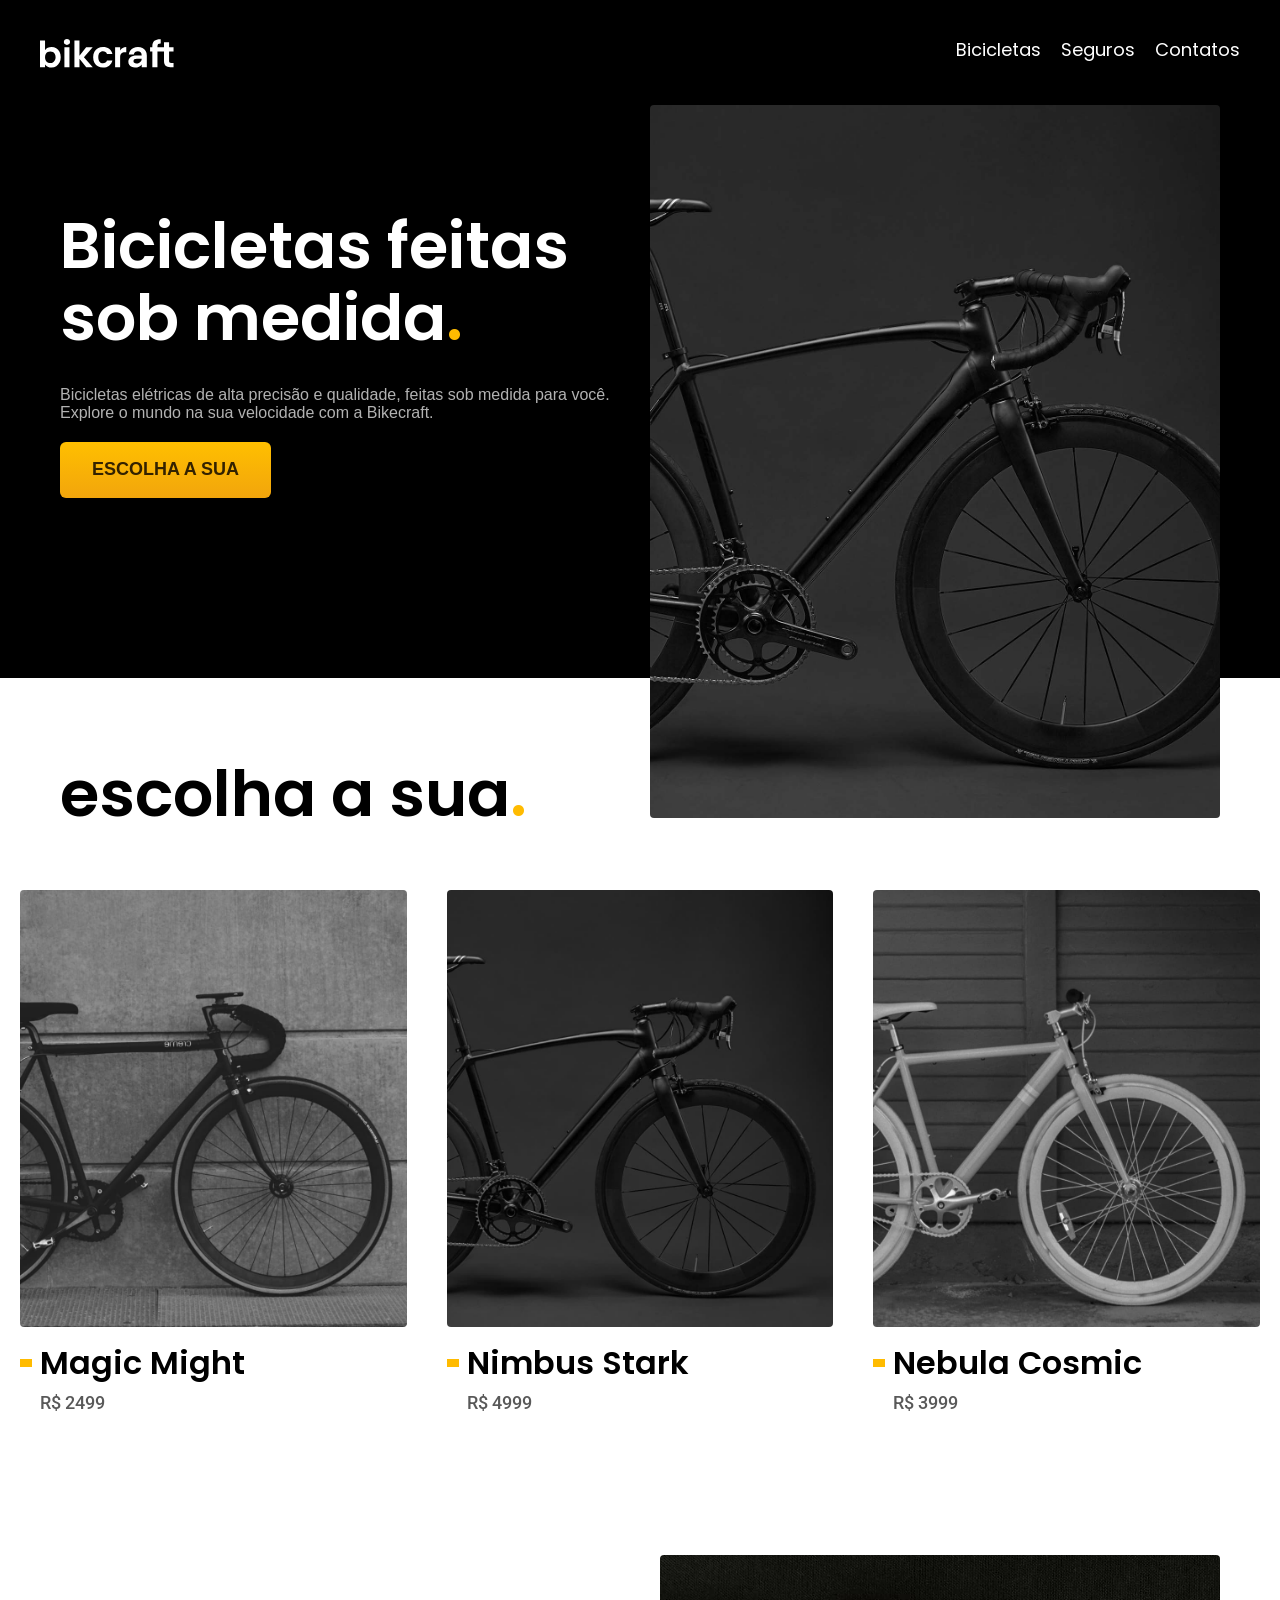
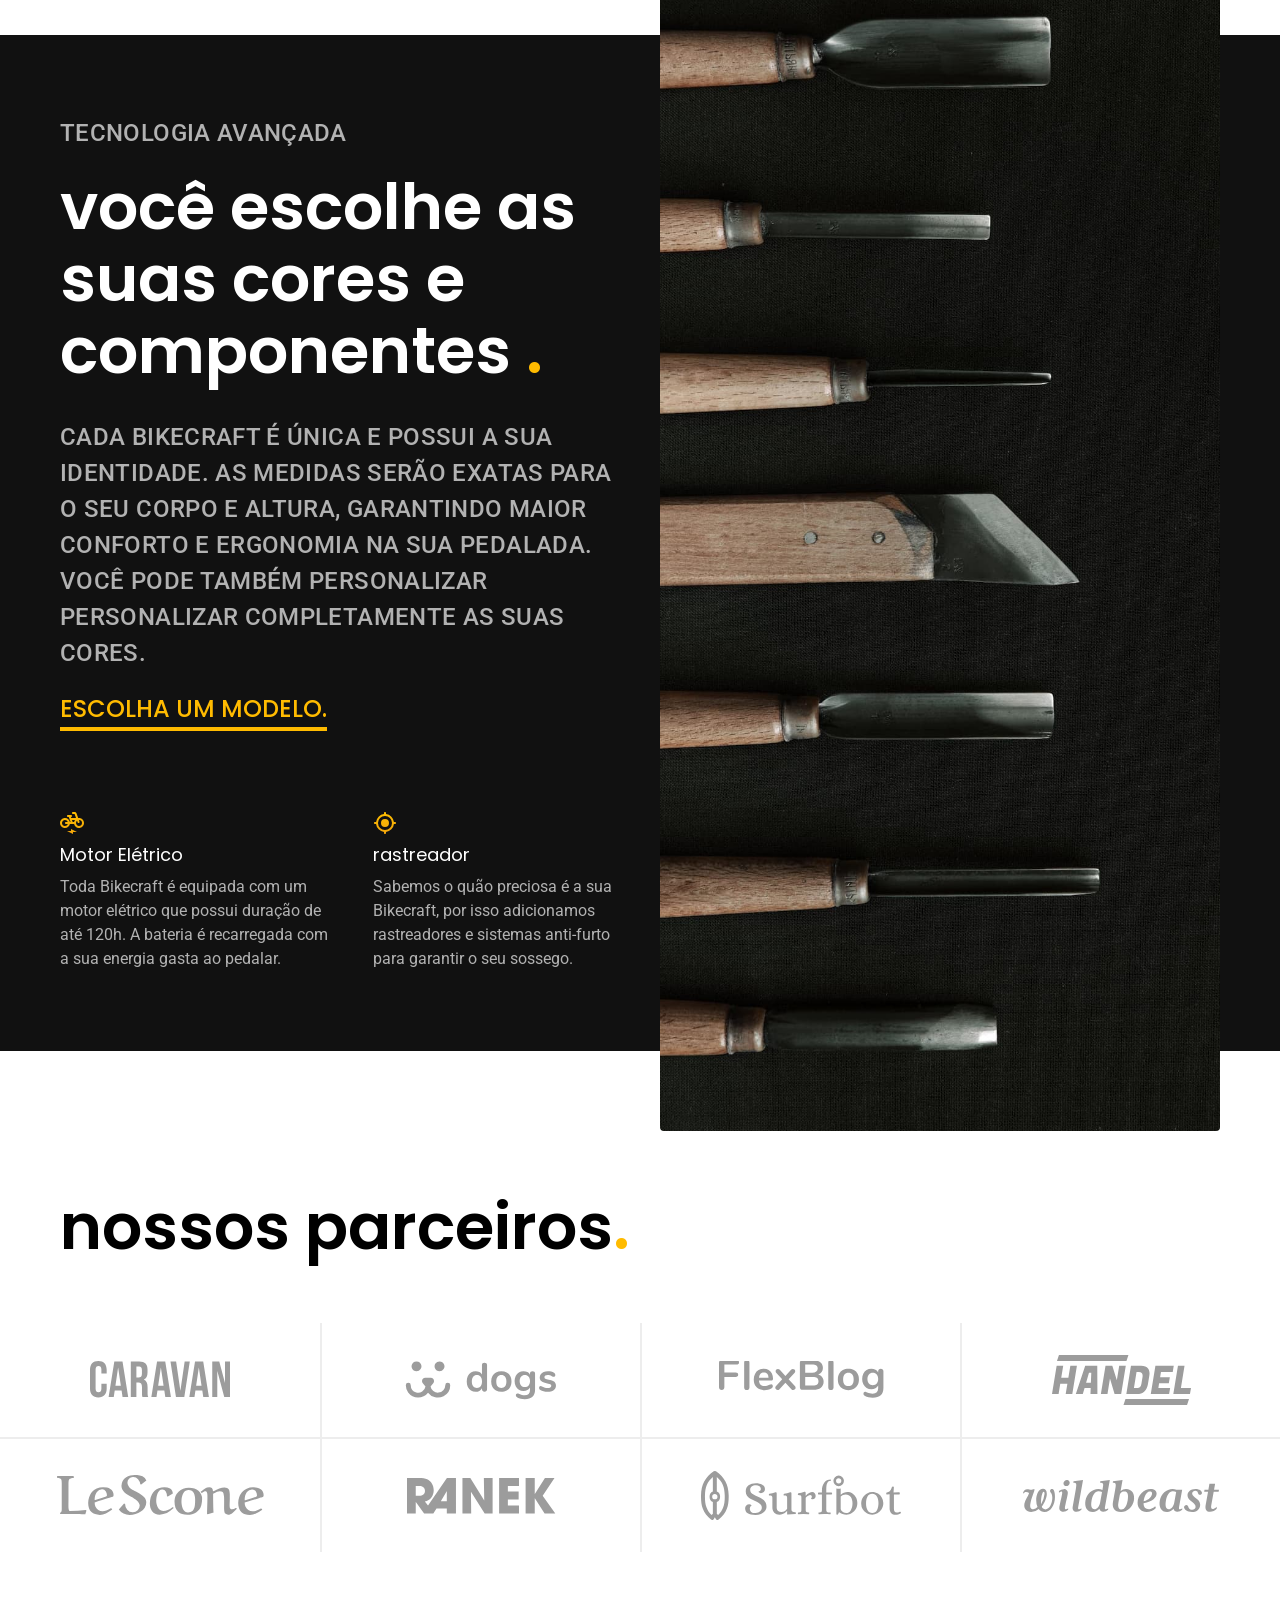
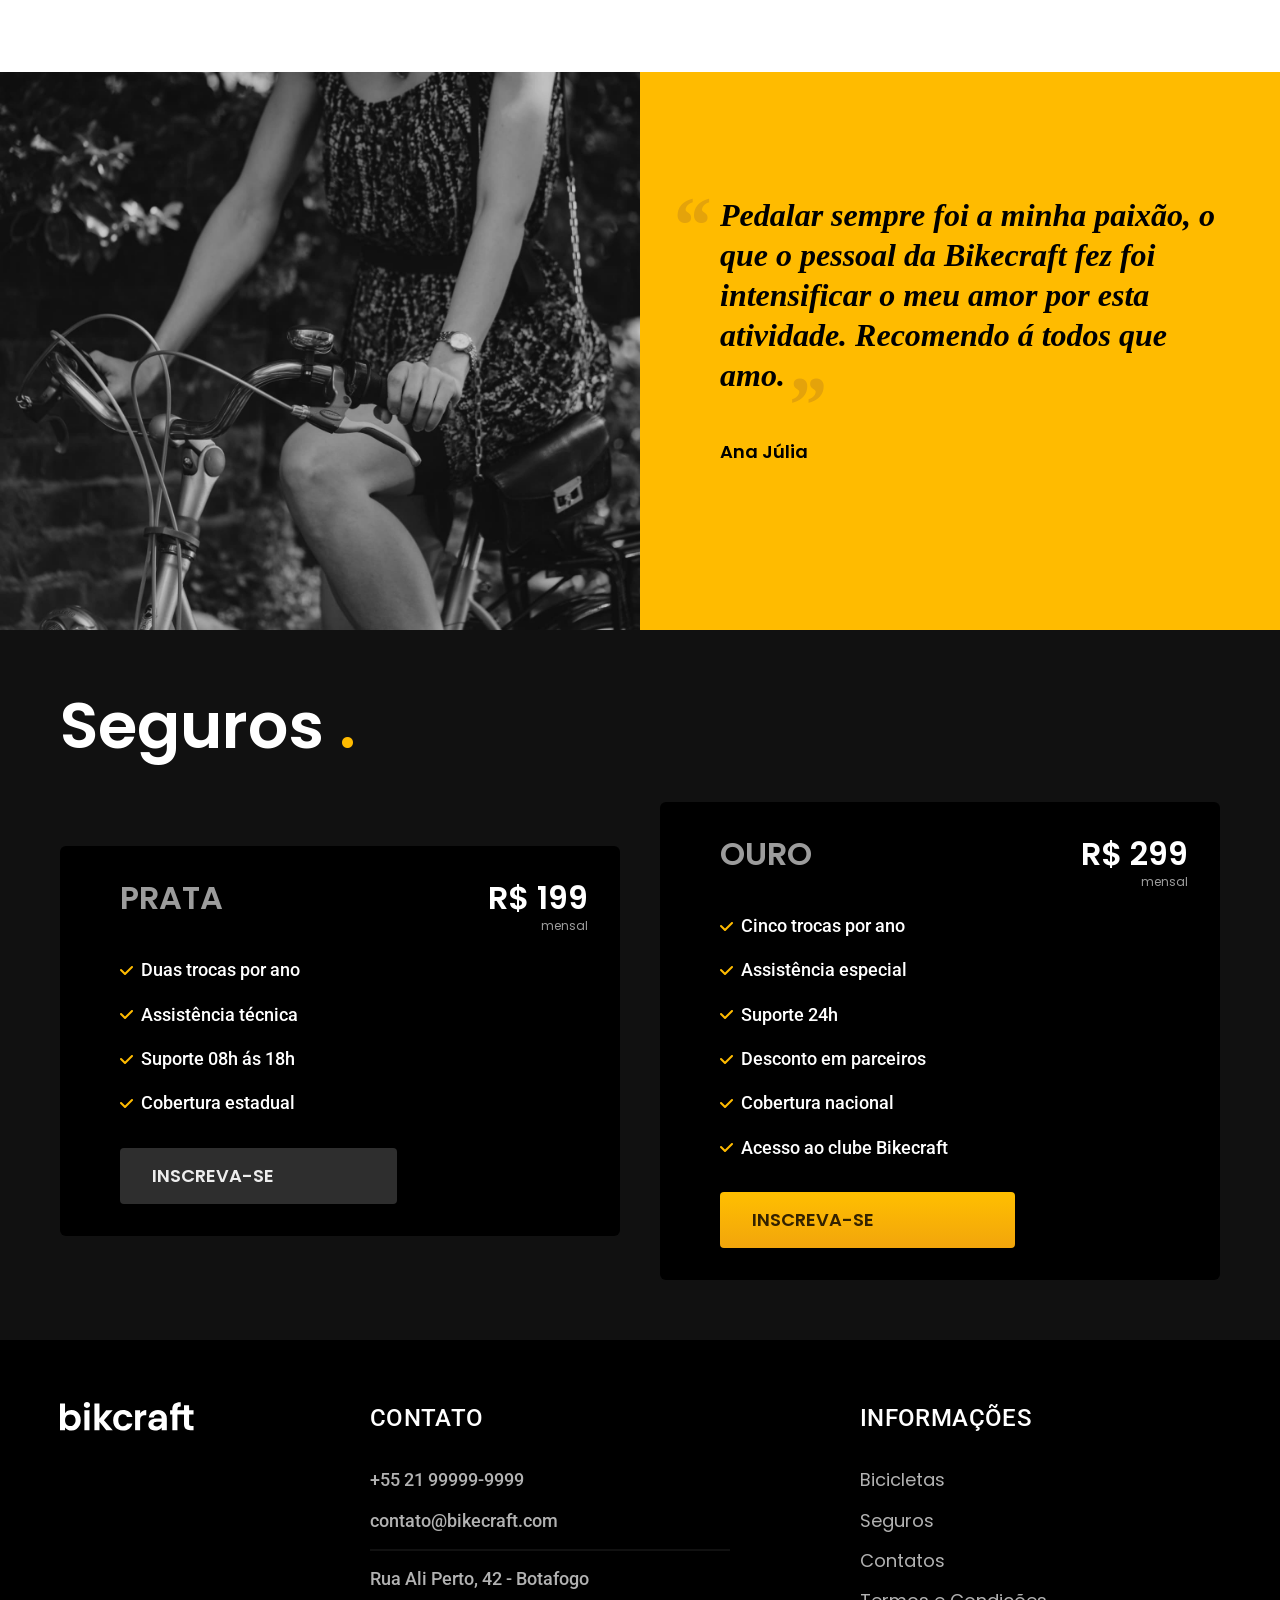
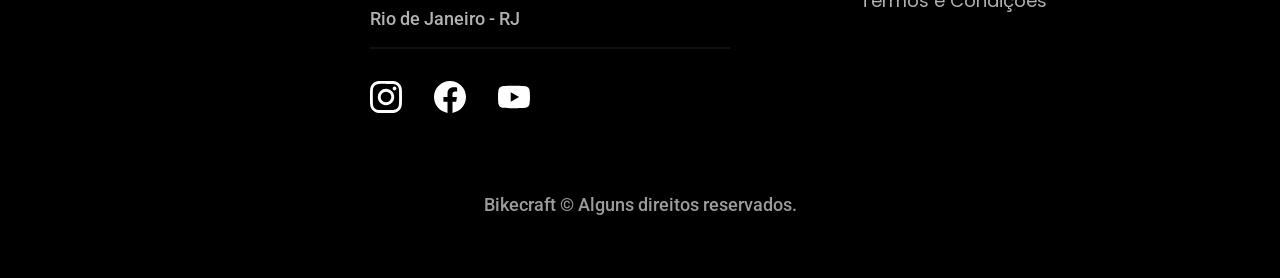
<file: index.html>
<!DOCTYPE html>
<html lang="pt-br">

<head>
  <meta charset="UTF-8">
  <meta name="viewport" content="width=device-width, initial-scale=1.0">
  <title> Bikecraft - Bicicletas Elétricas </title>
  <meta name="description" content="Bicicletas elétricas de alta precisão e qualidade, feitas sob medida para o cliente. Explore o mundo na sua velocidade com a Bikecraft">
  <link rel="stylesheet" href="/css/style/style.css">

  <link rel="preconnect" href="https://fonts.googleapis.com">
  <link rel="preconnect" href="https://fonts.gstatic.com" crossorigin>
  <link href="https://fonts.googleapis.com/css2?family=Poppins:wght@600&family=Roboto:ital,wght@0,100..900;1,100..900&display=swap" rel="stylesheet">

</head>

<body>
  <header class="header-bg">
    <div class="header">
      <a href="./"> <img src="/img/bikcraft.svg" alt="Bikecraft"></a>

      <nav aria-label="primaria">
        <ul class="header-menu cor-0">
          <li> <a href="./bicicletas.html"> Bicicletas</a></li>
          <li> <a href="./seguros.html"> Seguros</a></li>
          <li> <a href="./contatos.html"> Contatos</a></li>
        </ul>
      </nav>
    </div>
  </header>

  <main class=" introducao-bg">
    <div class="container introducao">
      <div class="conteudo">
        <h1 class="font-1-xxl cor-c0">Bicicletas feitas sob medida<span class="cor-p1">.</span></h1>
        <p class="font-2-1 cor-5">Bicicletas elétricas de alta precisão e qualidade, feitas sob medida para você. Explore o mundo na sua velocidade com a Bikecraft.</p>
        <a class="" href="/bicicletas.html">Escolha a sua</a>
      </div>
      <div class="container-imagem">
        <img src="/img/fotos/introducao.jpg" alt="">
      </div>
    </div>
  </main>
  <article class="bicicletas-lista">
      <h2 class="container texto-grande">escolha a sua<span class="cor-p1">.</span></h2>
    <ul>
      <li>
        <a href="./bicicletas/magic.html">
          <img src="/img/bicicletas/magic-home.jpg" alt="Bicicleta preta">
          <h3 class="font-1-xl">Magic Might</h3>
          <span class="font-2-m cor-8">R$ 2499</span>
        </a>
      </li>

      <li>
        <a href="./bicicletas/nimbus.html">
          <img src="/img/bicicletas/nimbus-home.jpg" alt="Bicicleta preta">
          <h3 class="font-1-xl">Nimbus Stark</h3>
          <span class="font-2-m cor-8">R$ 4999</span>
        </a>
      </li>

      <li>
        <a href="./bicicletas/nebula.html">
          <img src="/img/bicicletas/nebula-home.jpg" alt="Bicicleta preta">
          <h3 class="font-1-xl">Nebula Cosmic</h3>
          <span class="font-2-m cor-8">R$ 3999</span>
        </a>
      </li>
    </ul>    
  </article>
  <article class="tecnologia-bg"> 
  <div class="tecnologia container"> 
 <div class="tecnologia-conteudo"> 
  <span class="font-2-l-b cor-5"> Tecnologia Avançada</span>
  <h2 class="font-1-xxl cor-0">você escolhe as suas cores e componentes <span class="cor-p1">.</span></h2> 
   <p class="font-2-l-b cor-5">Cada Bikecraft é única e possui a sua identidade. As medidas serão exatas para o seu corpo e altura, garantindo maior conforto e ergonomia na sua pedalada. Você pode também personalizar personalizar completamente as suas cores.</p>
  <a class="link" href="/bicicletas.html">Escolha um modelo.</a>
  <div class="vantagens-tecnologias"> 
  <div>
    <img src="/img/icones/eletrica.svg" alt="">
    <h3 class="font-1-m cor-0">Motor Elétrico</h3>
    <p class="font-2-s cor-5">Toda Bikecraft é equipada com um motor elétrico que possui duração de até 120h. A bateria é recarregada com a sua energia gasta ao pedalar.</p>
  </div>

  <div>
    <img src="/img/icones/rastreador.svg" alt="">
    <h3 class="font-1-m cor-0">rastreador</h3>
    <p class="font-2-s cor-5">Sabemos o quão preciosa é a sua Bikecraft, por isso adicionamos rastreadores e sistemas anti-furto para garantir o seu sossego.
     </p>
  </div>
  </div>
</div>
<div class="tecnologia-imagem">
  <img src="/img/fotos/tecnologia.jpg" alt="">
</div>
 </div>
  </article>
  <section class="parceiros" aria-label="Nossos Parceiros"> 
  <h2 class="container texto-grande">nossos parceiros<span class="cor-p1">.</span></h2>  
<ul> 
<li> <img src="/img/parceiros/caravan.svg" alt="caravan"></li>
<li> <img src="/img/parceiros/dogs.svg" alt="dogs"></li>
<li> <img src="/img/parceiros/flexblog.svg" alt="flexblog"></li>
<li> <img src="/img/parceiros/handel.svg" alt="handel"></li>
<li> <img src="/img/parceiros/lescone.svg" alt="lescone"></li>
<li> <img src="/img/parceiros/ranek.svg" alt="ranek"></li>
<li> <img src="/img/parceiros/surfbot.svg" alt="surfbot"></li>
<li> <img src="/img/parceiros/wildbeast.svg" alt="wildbeast"></li>
</ul>
  </section>
  <section class="depoimento" aria-label="Depoimento">  
   <div> 
    <img src="/img/fotos/depoimento.jpg" alt="Pessoa pedalando uma bicicletas Bikecraft.">
       </div>
       <div class="depoimento-conteudo">
        <blockquote class="font-1-xl cor-p5"> 
      <p>Pedalar sempre foi a minha paixão, o que o pessoal da Bikecraft fez foi intensificar o meu amor por esta atividade. Recomendo á todos que amo.</p>
    <span class="font-1-m-b cor-p4"> Ana Júlia  </span>
        </blockquote> 
       </div> 
  </section>

<article class="seguros-bg">

<div class="seguros container"> 
<h2 class="font-1-xxl cor-0"> Seguros <span class="cor-p1">.</span> </h2>
<div class="seguros-item">
  <h3 class="font-1-xl cor-6"> PRATA </h3>
  <span class="font-1-xl cor-0"> R$ 199   <span class="font-1-xs cor-6"> mensal </span>  </span>
  <ul class="font-2-m cor-0"> 
    <li>Duas trocas por ano</li>
    <li>Assistência técnica</li>
    <li>Suporte 08h ás 18h</li>
    <li>Cobertura estadual</li>
  </ul>
  <a class="botao secundario" href="./orcamento.html"> Inscreva-se </a>
</div>


<div class="seguros-item">
  <h3 class="font-1-xl cor-6"> OURO </h3>
  <span class="font-1-xl cor-0"> R$ 299   <span class="font-1-xs cor-6"> mensal </span>  </span>
  <ul class="font-2-m cor-0"> 
    <li>Cinco trocas por ano</li>
    <li>Assistência especial</li>
    <li>Suporte 24h</li>
    <li>Desconto em parceiros</li>
    <li>Cobertura nacional</li>
    <li>Acesso ao clube Bikecraft</li>
  </ul>
  <a class="botao" href="./orcamento.html"> Inscreva-se </a>
</div>
  </div>
</article>
<footer class="footer-bg">
<div class="footer container">
  <img src="/img/bikcraft.svg" alt="Bikecraft">
<div class="footer-contato"> 
  <h3 class="font-2-l-b cor-0"> Contato </h3>
  <ul class="font-2-m cor-5"> 
<li> <a href="tel:+5521999999999">+55 21 99999-9999</a></li>
<li> <a href="mailto:contato@bikecraft.com">contato@bikecraft.com</a></li>
<li>Rua Ali Perto, 42 - Botafogo</li>
<li>Rio de Janeiro - RJ </li>
  </ul>
  <div class="footer-redes">
     <a href="./">
    <img src="/img/redes/instagram.svg" alt="Instagram">
   </a>
    <a href="./">
    <img src="/img/redes/facebook.svg" alt="Facebook">
   </a>
       <a href="./">
    <img src="/img/redes/youtube.svg" alt="YouTube">
   </a>
</div>
</div>
<div class="footer-informacoes">
  <h3 class="font-2-l-b cor-0">Informações</h3>
  <nav> 
<ul class="font-1-m cor-5">
<li> <a href="./bicicletas.html">Bicicletas</a></li> 
<li> <a href="./seguros.html">Seguros</a></li>
<li> <a href="./contato.html">Contatos</a></li>
<li> <a href="./termos.html">Termos e Condições </a></li>
</ul>
  </nav>
</div>
<p class="footer-copy font-2-m cor-6"> Bikecraft © Alguns direitos reservados. </p>
</div>
  </footer>
 </body>
</html>
</file>
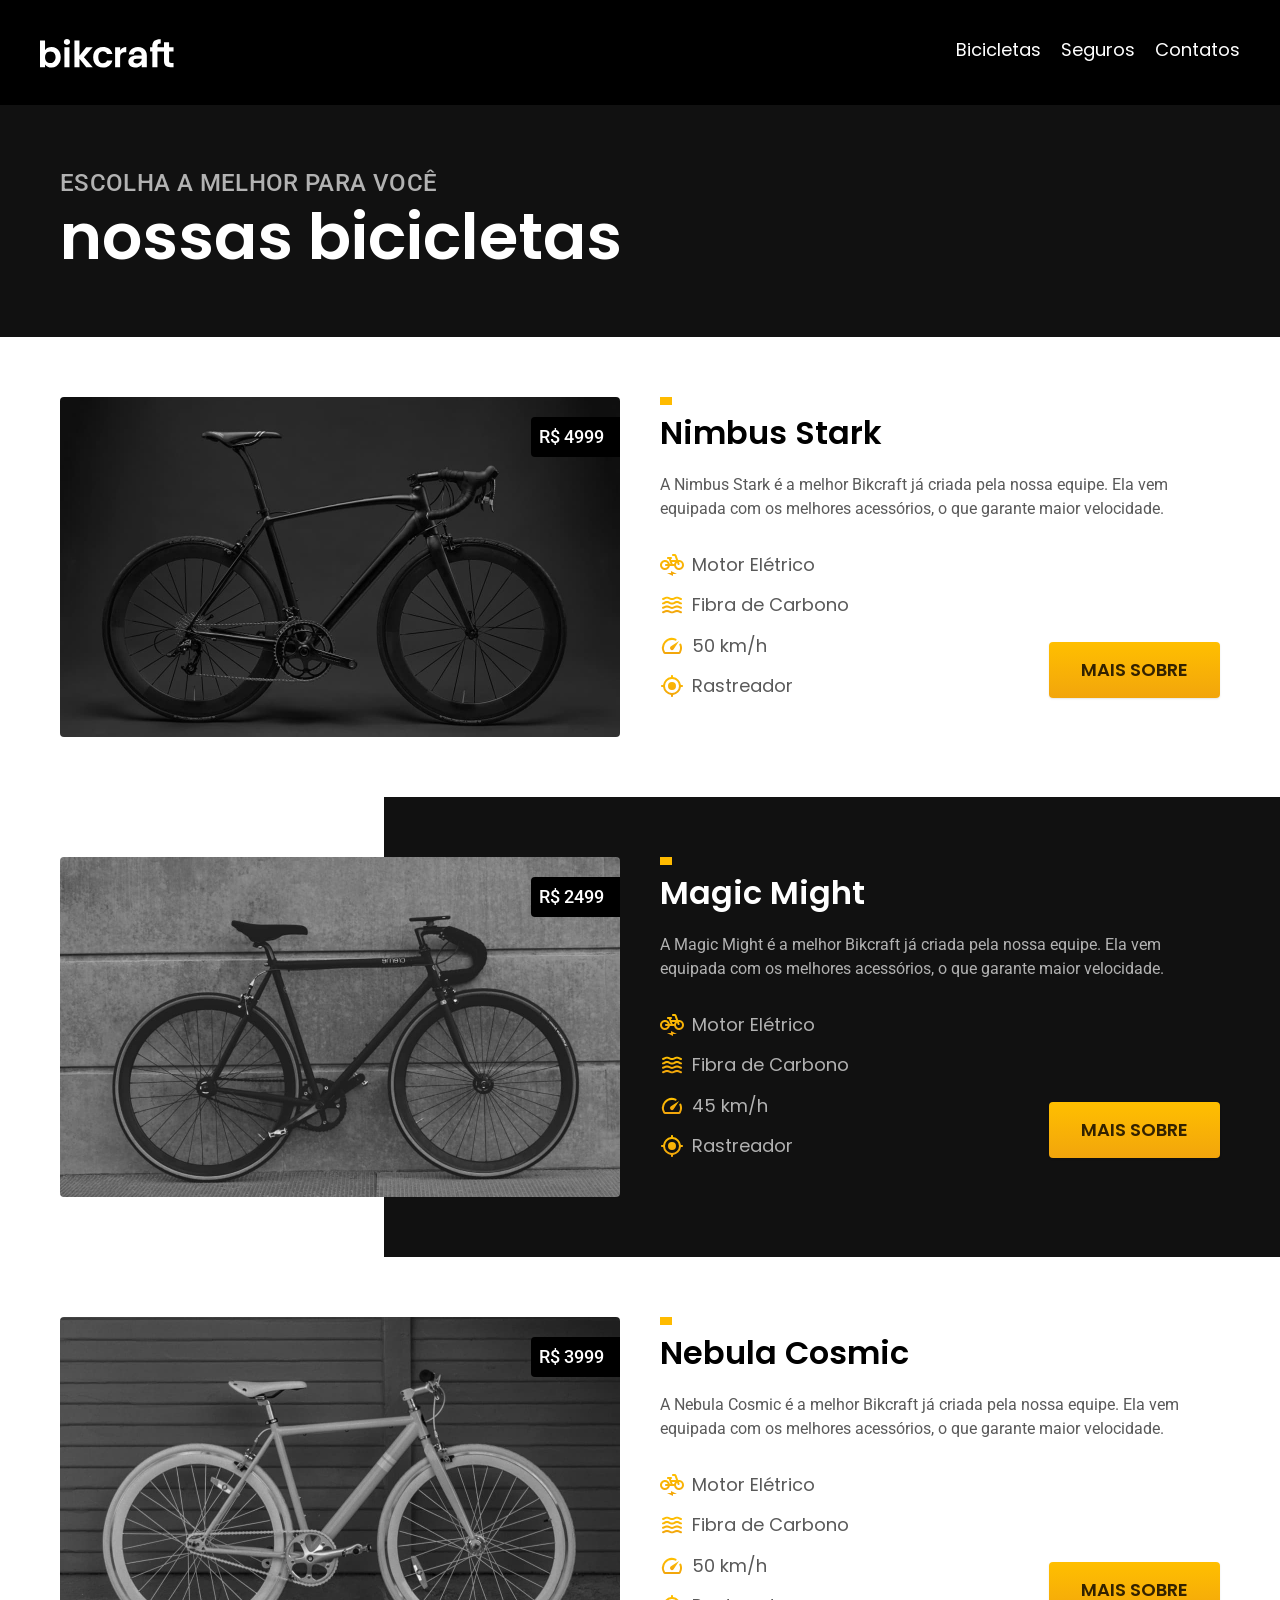
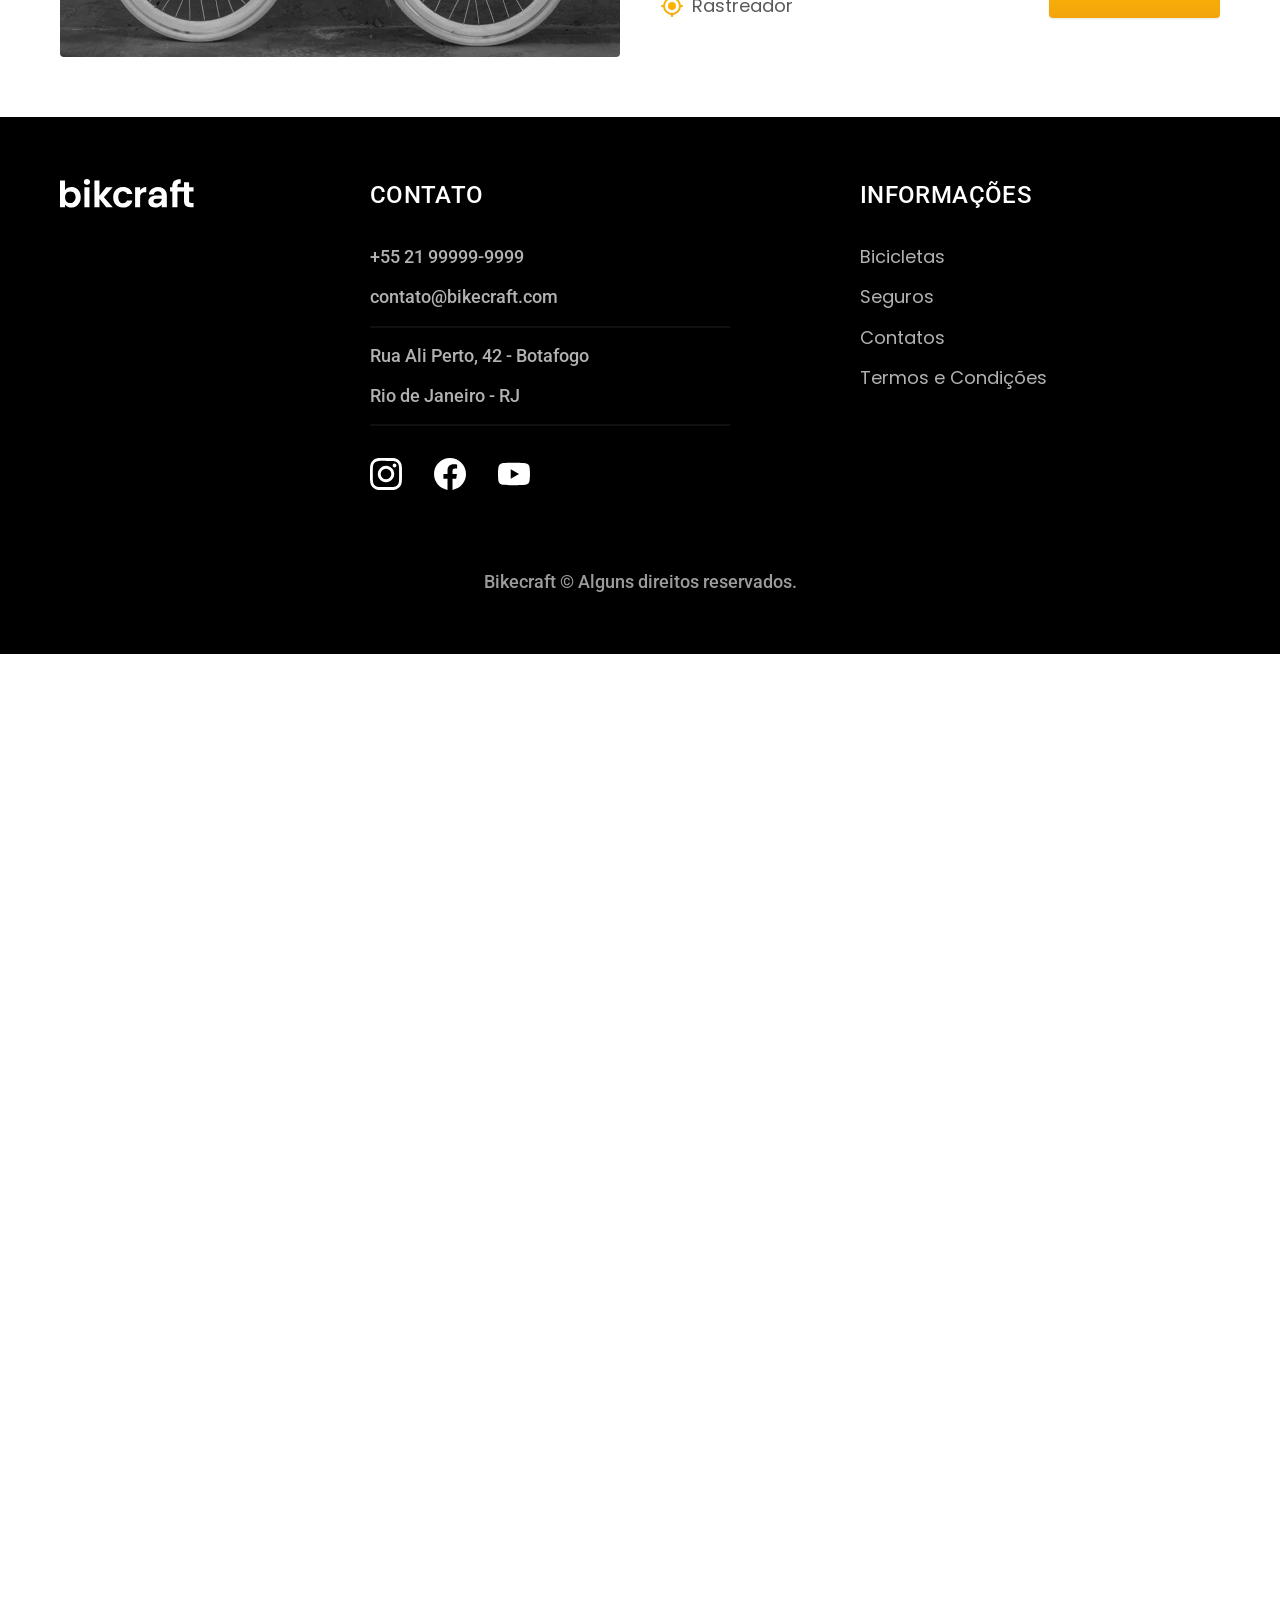
<file: bicicletas.html>
<!DOCTYPE html>
<html lang="pt-br">
<head>
  <meta charset="UTF-8">
  <meta name="viewport" content="width=device-width, initial-scale=1.0">
  <title> Bicicletas </title>
  <meta name="description" content="Termos e Condições">
  <link rel="stylesheet" href="/css/style/style.css">

  <link rel="preconnect" href="https://fonts.googleapis.com">
  <link rel="preconnect" href="https://fonts.gstatic.com" crossorigin>
  <link href="https://fonts.googleapis.com/css2?family=Poppins:wght@600&family=Roboto:ital,wght@0,100..900;1,100..900&display=swap" rel="stylesheet">
</head>

<body id="bicicletas">
  <header class="header-bg">
    <div class="header">
      <a href="./"> <img src="/img/bikcraft.svg" alt="Bikecraft"></a>
      <nav aria-label="primaria">
        <ul class="header-menu cor-0">
          <li> <a href="./bicicletas.html"> Bicicletas</a></li>
          <li> <a href="./seguros.html"> Seguros</a></li>
          <li> <a href="./contatos.html"> Contatos</a></li>
        </ul>
      </nav>
    </div>
  </header>

<main> 
<div class="titulo-bg">
<div class="titulo container">
<p class="font-2-l-b cor-5">Escolha a melhor para você</p>
<h1 class="font-1-xxl cor-0"> nossas bicicletas </h1>
</div>  
</div>

<div class="bicicletas container">
      <div class="bicicletas-imagem">
        <img src="./img/bicicletas/nimbus.jpg" alt="Bicicleta preta">
        <span class="font-2-m cor-0">R$ 4999</span>
      </div>
      <div class="bicicletas-conteudo">
        <h2 class="font-1-xl">Nimbus Stark</h2>
        <p class="font-2-s cor-8">A Nimbus Stark é a melhor Bikcraft já criada pela nossa equipe. Ela vem equipada com os melhores acessórios, o que garante maior velocidade.</p>
        <ul class="font-1-m cor-8">
          <li>
            <img src="./img/icones/eletrica.svg" alt="">
            Motor Elétrico
          </li>
          <li>
            <img src="./img/icones/carbono.svg" alt="">
            Fibra de Carbono
          </li>
          <li>
            <img src="./img/icones/velocidade.svg" alt="">
            50 km/h
          </li>
          <li>
            <img src="./img/icones/rastreador.svg" alt="">
            Rastreador
          </li>
        </ul>
        <a class="botao seta" href="./bicicletas/nimbus.html">Mais Sobre</a>
      </div>
    </div>

    <div class="bicicletas-bg">
      <div class="bicicletas container">
        <div class="bicicletas-imagem">
          <img src="./img/bicicletas/magic.jpg" alt="Bicicleta preta">
          <span class="font-2-m cor-0">R$ 2499</span>
        </div>
        <div class="bicicletas-conteudo">
          <h2 class="font-1-xl cor-0">Magic Might</h2>
          <p class="font-2-s cor-5">A Magic Might é a melhor Bikcraft já criada pela nossa equipe. Ela vem equipada com os melhores acessórios, o que garante maior velocidade.</p>
          <ul class="font-1-m cor-5">
            <li>
              <img src="./img/icones/eletrica.svg" alt="">
              Motor Elétrico
            </li>
            <li>
              <img src="./img/icones/carbono.svg" alt="">
              Fibra de Carbono
            </li>
            <li>
              <img src="./img/icones/velocidade.svg" alt="">
              45 km/h
            </li>
            <li>
              <img src="./img/icones/rastreador.svg" alt="">
              Rastreador
            </li>
          </ul>
          <a class="botao seta" href="./bicicletas/magic.html">Mais Sobre</a>
        </div>
      </div>
    </div>

    <div class="bicicletas container">
      <div class="bicicletas-imagem">
        <img src="./img/bicicletas/nebula.jpg" alt="Bicicleta preta">
        <span class="font-2-m cor-0">R$ 3999</span>
      </div>
      <div class="bicicletas-conteudo">
        <h2 class="font-1-xl">Nebula Cosmic</h2>
        <p class="font-2-s cor-8">A Nebula Cosmic é a melhor Bikcraft já criada pela nossa equipe. Ela vem equipada com os melhores acessórios, o que garante maior velocidade.</p>
        <ul class="font-1-m cor-8">
          <li>
            <img src="./img/icones/eletrica.svg" alt="">
            Motor Elétrico
          </li>
          <li>
            <img src="./img/icones/carbono.svg" alt="">
            Fibra de Carbono
          </li>
          <li>
            <img src="./img/icones/velocidade.svg" alt="">
            50 km/h
          </li>
          <li>
            <img src="./img/icones/rastreador.svg" alt="">
            Rastreador
          </li>
        </ul>
        <a class="botao seta" href="./bicicletas/nebula.html">Mais Sobre</a>
      </div>
    </div>




</main>
  <footer class="footer-bg">
<div class="footer container">
  <img src="/img/bikcraft.svg" alt="Bikecraft">
<div class="footer-contato"> 
  <h3 class="font-2-l-b cor-0"> Contato </h3>
  <ul class="font-2-m cor-5"> 
<li> <a href="tel:+5521999999999">+55 21 99999-9999</a></li>
<li> <a href="mailto:contato@bikecraft.com">contato@bikecraft.com</a></li>
<li>Rua Ali Perto, 42 - Botafogo</li>
<li>Rio de Janeiro - RJ </li>
  </ul>
  <div class="footer-redes">
     <a href="./">
    <img src="/img/redes/instagram.svg" alt="Instagram">
   </a>
    <a href="./">
    <img src="/img/redes/facebook.svg" alt="Facebook">
   </a>
       <a href="./">
    <img src="/img/redes/youtube.svg" alt="YouTube">
   </a>
</div>
</div>
<div class="footer-informacoes">
  <h3 class="font-2-l-b cor-0">Informações</h3>
  <nav> 
<ul class="font-1-m cor-5">
<li> <a href="./bicicletas.html">Bicicletas</a></li> 
<li> <a href="./seguros.html">Seguros</a></li>
<li> <a href="./contatos.html">Contatos</a></li>
<li><a href="./termos.html">Termos e Condições </a></li>
</ul>
  </nav>
</div>
<p class="footer-copy font-2-m cor-6"> Bikecraft © Alguns direitos reservados. </p>
</div>
  </footer>
</body>
</html>
</file>
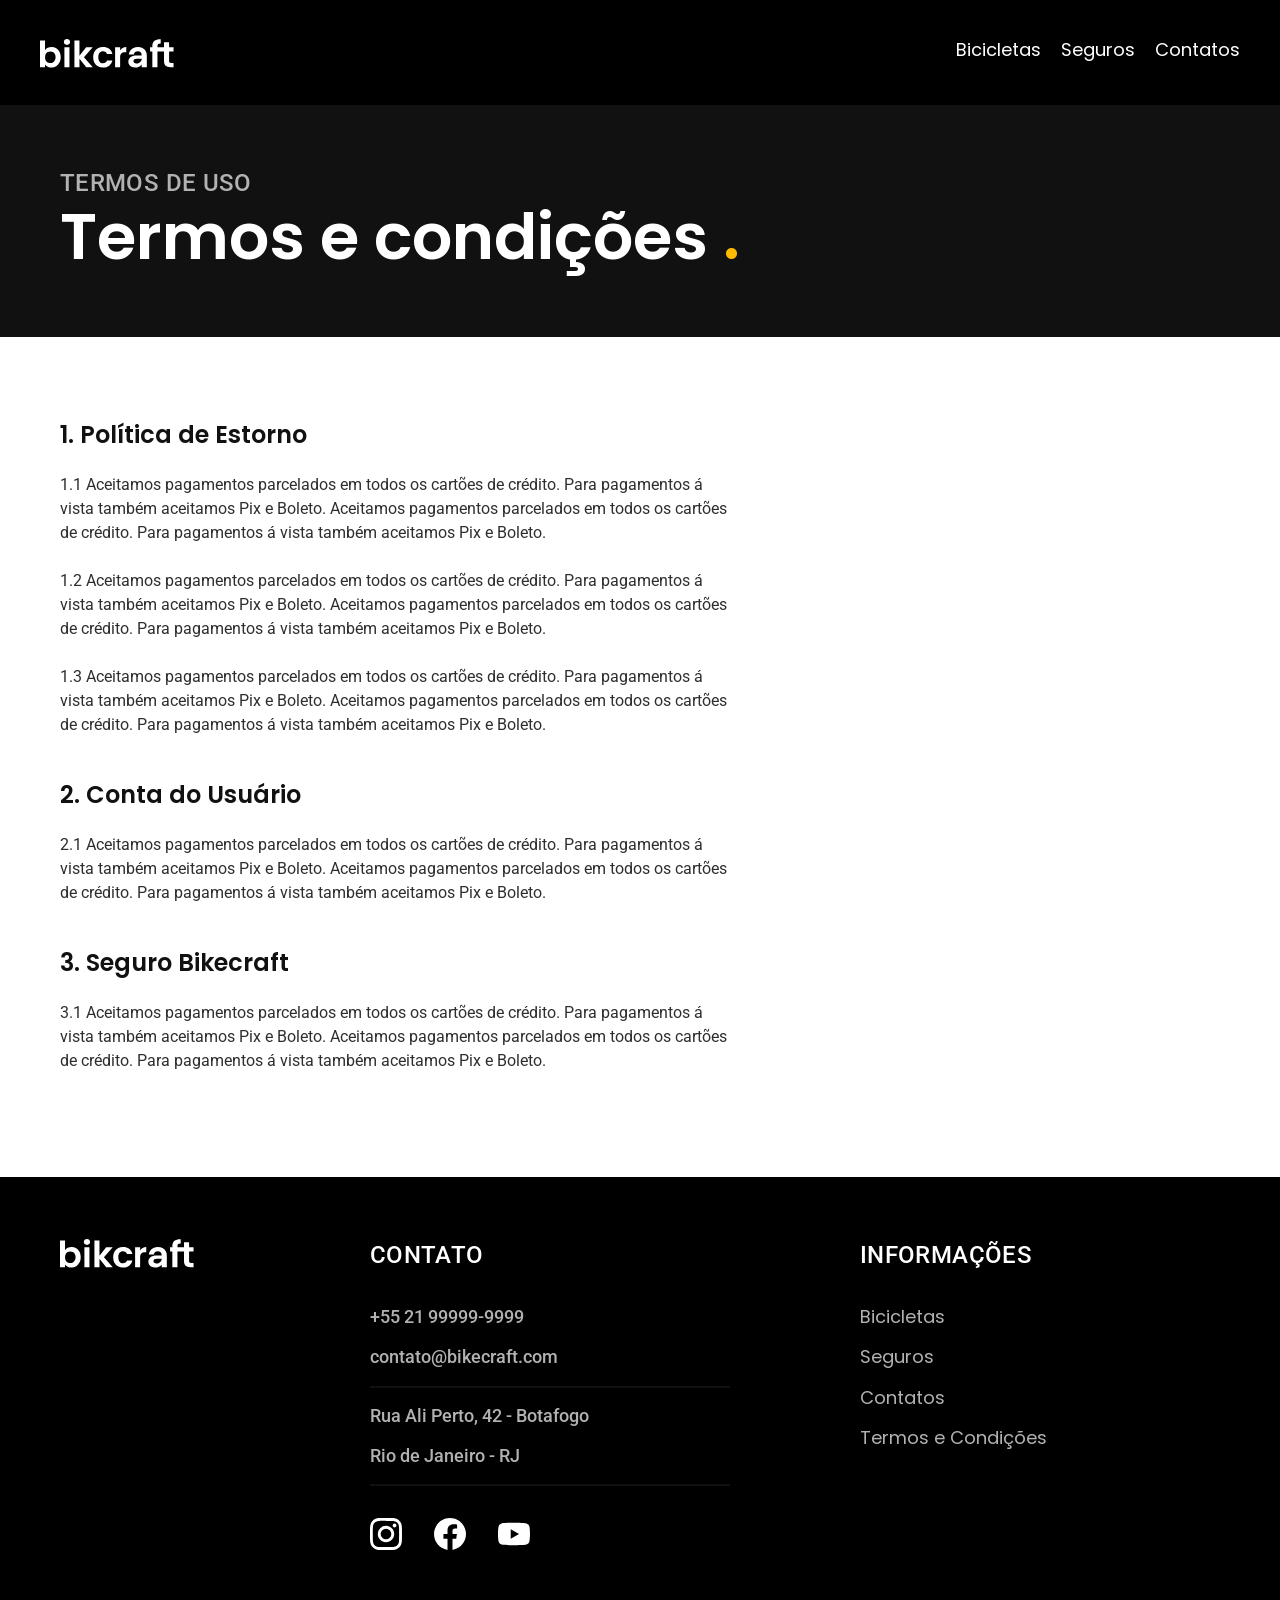
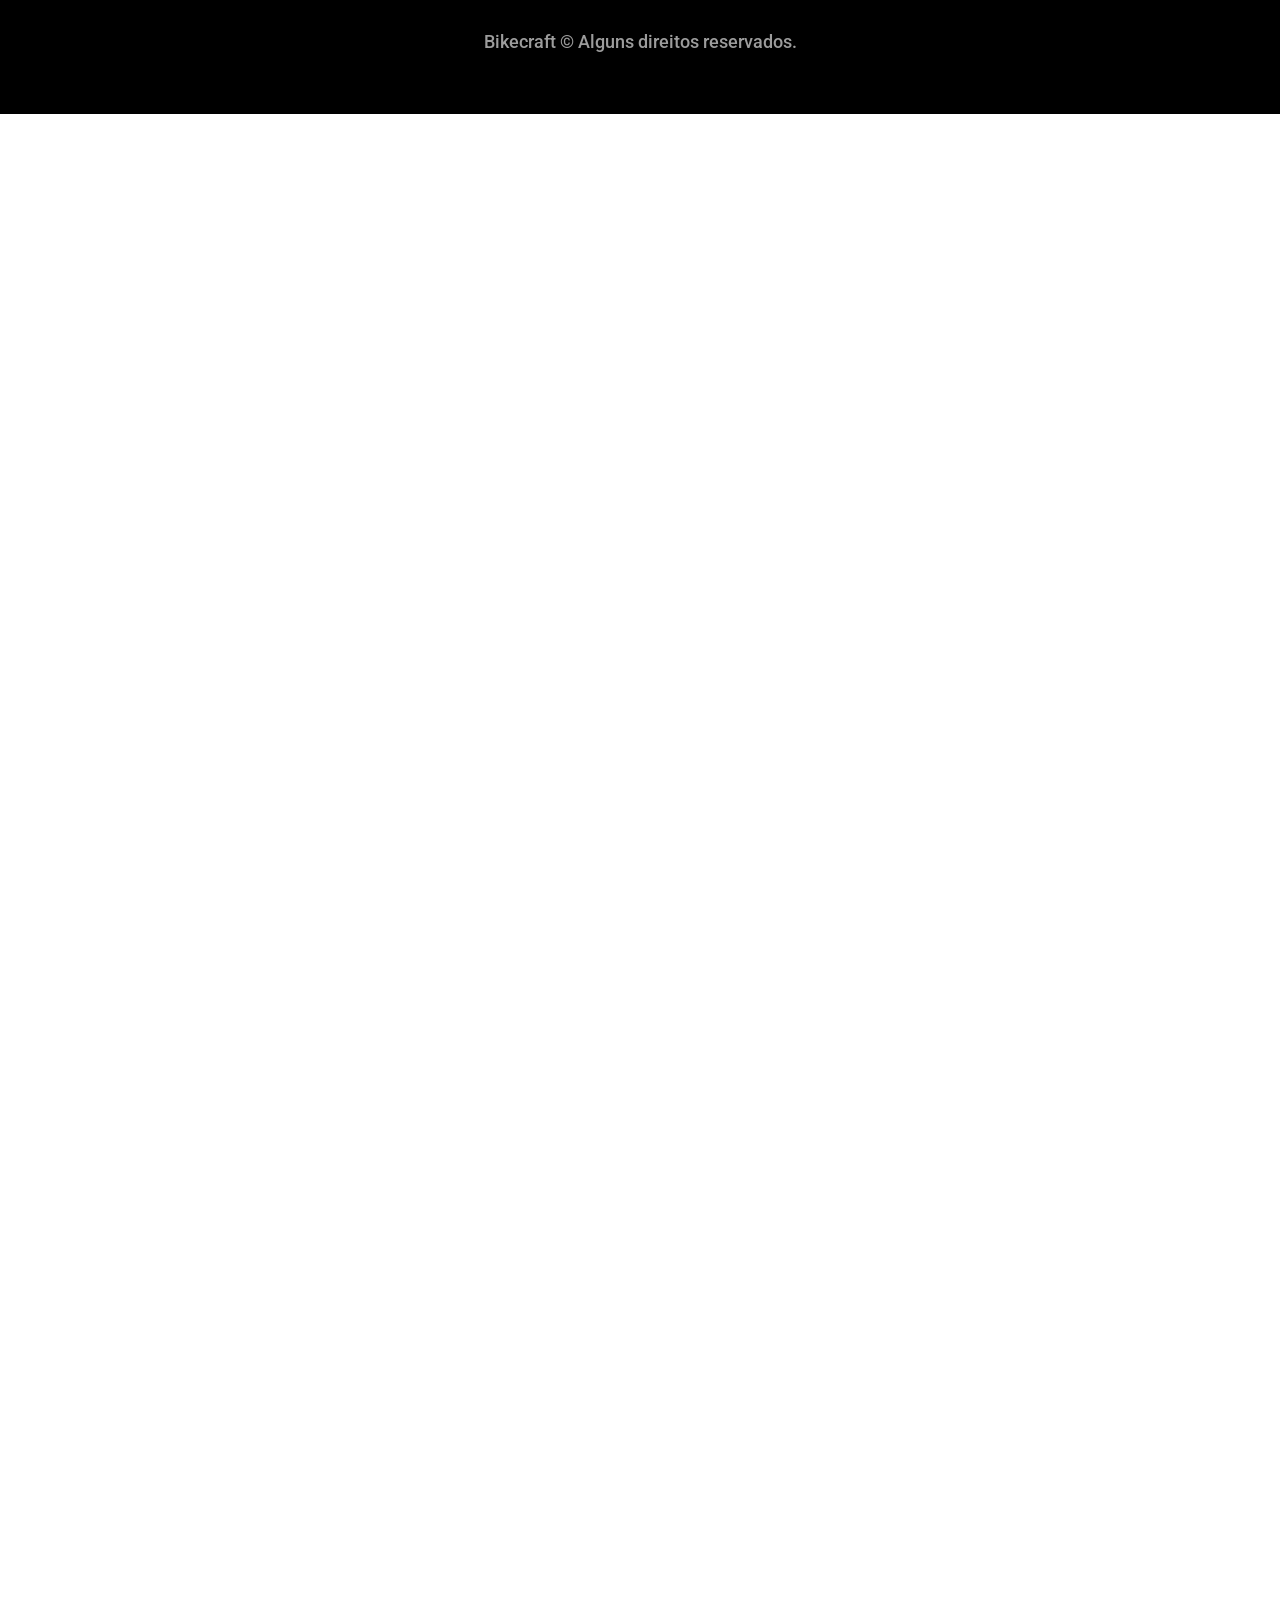
<file: termos.html>
<!DOCTYPE html>
<html lang="en">
<!DOCTYPE html>
<html lang="pt-br">
<head>
  <meta charset="UTF-8">
  <meta name="viewport" content="width=device-width, initial-scale=1.0">
  <title>Termos e Condições | Bikecraft </title>
  <meta name="description" content="Termos e Condições">
  <link rel="stylesheet" href="/css/style/style.css">

  <link rel="preconnect" href="https://fonts.googleapis.com">
  <link rel="preconnect" href="https://fonts.gstatic.com" crossorigin>
  <link href="https://fonts.googleapis.com/css2?family=Poppins:wght@600&family=Roboto:ital,wght@0,100..900;1,100..900&display=swap" rel="stylesheet">
</head>

<body>
  <header class="header-bg">
    <div class="header">
      <a href="./"> <img src="/img/bikcraft.svg" alt="Bikecraft"></a>
      <nav aria-label="primaria">
        <ul class="header-menu cor-0">
          <li> <a href="./bicicletas.html"> Bicicletas</a></li>
          <li> <a href="./seguros.html"> Seguros</a></li>
          <li> <a href="./contatos.html"> Contatos</a></li>
        </ul>
      </nav>
    </div>
  </header>

<main> 
<div class="titulo-bg">
  <div class="titulo container">
    <p class="font-2-l-b cor-5">Termos de uso</p>
<h1 class="font-1-xxl cor-0">Termos e condições <span class="cor-p1">.</span> </h1>
  </div>
</div>

<div class="termos font-2-s cor-10 container"> 
<h2 class="font-1-l cor-11">1. Política de Estorno  </h2>
<p>1.1 Aceitamos pagamentos parcelados em todos os cartões de crédito. Para pagamentos á vista também aceitamos Pix e Boleto. Aceitamos pagamentos parcelados em todos os cartões de crédito. Para pagamentos á vista também aceitamos Pix e Boleto. </p>
<p>1.2 Aceitamos pagamentos parcelados em todos os cartões de crédito. Para pagamentos á vista também aceitamos Pix e Boleto. Aceitamos pagamentos parcelados em todos os cartões de crédito. Para pagamentos á vista também aceitamos Pix e Boleto. </p>
<p>1.3 Aceitamos pagamentos parcelados em todos os cartões de crédito. Para pagamentos á vista também aceitamos Pix e Boleto. Aceitamos pagamentos parcelados em todos os cartões de crédito. Para pagamentos á vista também aceitamos Pix e Boleto. </p>
<h2 class="font-1-l cor-11">2. Conta do Usuário</h2>
<p>2.1 Aceitamos pagamentos parcelados em todos os cartões de crédito. Para pagamentos á vista também aceitamos Pix e Boleto. Aceitamos pagamentos parcelados em todos os cartões de crédito. Para pagamentos á vista também aceitamos Pix e Boleto. </p>
<h2 class="font-1-l cor-11">3. Seguro Bikecraft  </h2>
<p>3.1 Aceitamos pagamentos parcelados em todos os cartões de crédito. Para pagamentos á vista também aceitamos Pix e Boleto. Aceitamos pagamentos parcelados em todos os cartões de crédito. Para pagamentos á vista também aceitamos Pix e Boleto. </p>





</div>
</main>
<body>
  <footer class="footer-bg">
<div class="footer container">
  <img src="/img/bikcraft.svg" alt="Bikecraft">
<div class="footer-contato"> 
  <h3 class="font-2-l-b cor-0"> Contato </h3>
  <ul class="font-2-m cor-5"> 
<li> <a href="tel:+5521999999999">+55 21 99999-9999</a></li>
<li> <a href="mailto:contato@bikecraft.com">contato@bikecraft.com</a></li>
<li>Rua Ali Perto, 42 - Botafogo</li>
<li>Rio de Janeiro - RJ </li>
  </ul>
  <div class="footer-redes">
     <a href="./">
    <img src="/img/redes/instagram.svg" alt="Instagram">
   </a>
    <a href="./">
    <img src="/img/redes/facebook.svg" alt="Facebook">
   </a>
       <a href="./">
    <img src="/img/redes/youtube.svg" alt="YouTube">
   </a>
</div>
</div>
<div class="footer-informacoes">
  <h3 class="font-2-l-b cor-0">Informações</h3>
  <nav> 
<ul class="font-1-m cor-5">
<li> <a href="./bicicletas.html">Bicicletas</a></li> 
<li> <a href="./seguros.html">Seguros</a></li>
<li> <a href="./contato.html">Contatos</a></li>
<li><a href="./termos.html"></a>Termos e Condições</li>
</ul>
  </nav>
</div>
<p class="footer-copy font-2-m cor-6"> Bikecraft © Alguns direitos reservados. </p>
</div>
  </footer>
</body>
</html>
</file>
<file: css/style/style.css>
/* Geral */
@import "/css/global/global.css";
@import "/css/style/style.css";

/* estilos */
@import "/css/tipografia/tipografia.css";
@import "/css/tipografia/cores.css";

/* Pagina Inicial */
@import "/css/introducao/introducao.css";
@import "/css/menu/menu.css";

/* Pagina Inicial bicicletas */
@import "/css/bicicletas/bicicletas-lista.css";

@import "/css/utilidades/utilidades.css";
@import "/css/tecnologia/tecnologias.css";
@import "/css/utilidades/componentes.css";
@import "/css/parceiros/parceiros.css";
@import "/css/depoimentos/depoimentos.css";
@import "/css/seguros/seguros.css";
@import "/css/global/footer.css";
@import "/css/termos/termos.css";
@import "/css/bicicleta_pagina/bicicletapagina.css";
</file>
